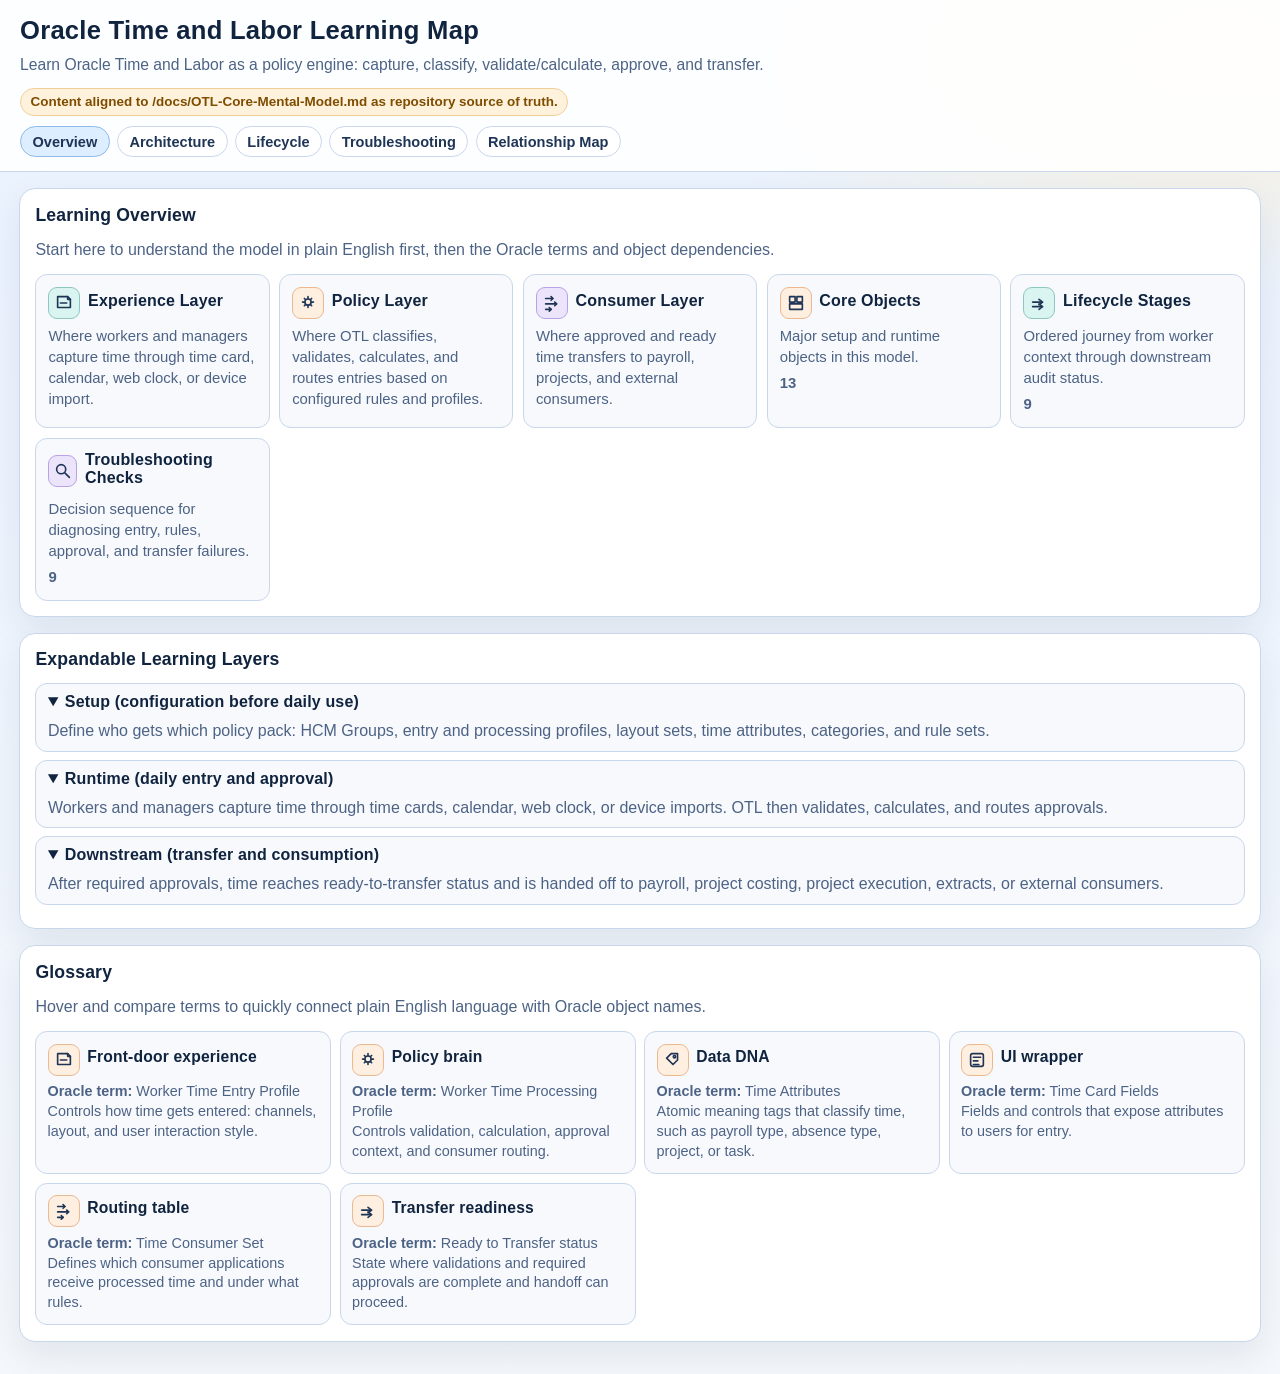
<file: index.html>
<!doctype html>
<html lang="en">
  <head>
    <meta charset="UTF-8" />
    <meta name="viewport" content="width=device-width, initial-scale=1.0" />
    <title>Oracle Time and Labor Mental Model</title>
    <link rel="stylesheet" href="src/css/styles.css" />
  </head>
  <body data-page="home">
    <header class="hero">
      <div class="hero-title-row">
        <h1>Oracle Time and Labor Learning Map</h1>
      </div>
      <p id="hero-subtitle" class="hero-subtitle"></p>
      <p id="source-warning" class="warning"></p>
      <nav class="tabs" aria-label="Diagram pages">
        <a href="index.html" class="tab active">Overview</a>
        <a href="architecture.html" class="tab">Architecture</a>
        <a href="lifecycle.html" class="tab">Lifecycle</a>
        <a href="troubleshooting.html" class="tab">Troubleshooting</a>
        <a href="relationships.html" class="tab">Relationship Map</a>
      </nav>
    </header>

    <main>
      <section class="panel">
        <h2>Learning Overview</h2>
        <p class="panel-intro">Start here to understand the model in plain English first, then the Oracle terms and object dependencies.</p>
        <div id="overview-cards" class="overview-cards"></div>
      </section>

      <section class="panel">
        <h2>Expandable Learning Layers</h2>
        <details open>
          <summary>Setup (configuration before daily use)</summary>
          <p>Define who gets which policy pack: HCM Groups, entry and processing profiles, layout sets, time attributes, categories, and rule sets.</p>
        </details>
        <details open>
          <summary>Runtime (daily entry and approval)</summary>
          <p>Workers and managers capture time through time cards, calendar, web clock, or device imports. OTL then validates, calculates, and routes approvals.</p>
        </details>
        <details open>
          <summary>Downstream (transfer and consumption)</summary>
          <p>After required approvals, time reaches ready-to-transfer status and is handed off to payroll, project costing, project execution, extracts, or external consumers.</p>
        </details>
      </section>

      <section class="panel">
        <h2>Glossary</h2>
        <p class="panel-intro">Hover and compare terms to quickly connect plain English language with Oracle object names.</p>
        <div id="glossary-list" class="glossary-list"></div>
      </section>
    </main>

    <script type="module" src="src/js/app.js"></script>
  </body>
</html>
</file>
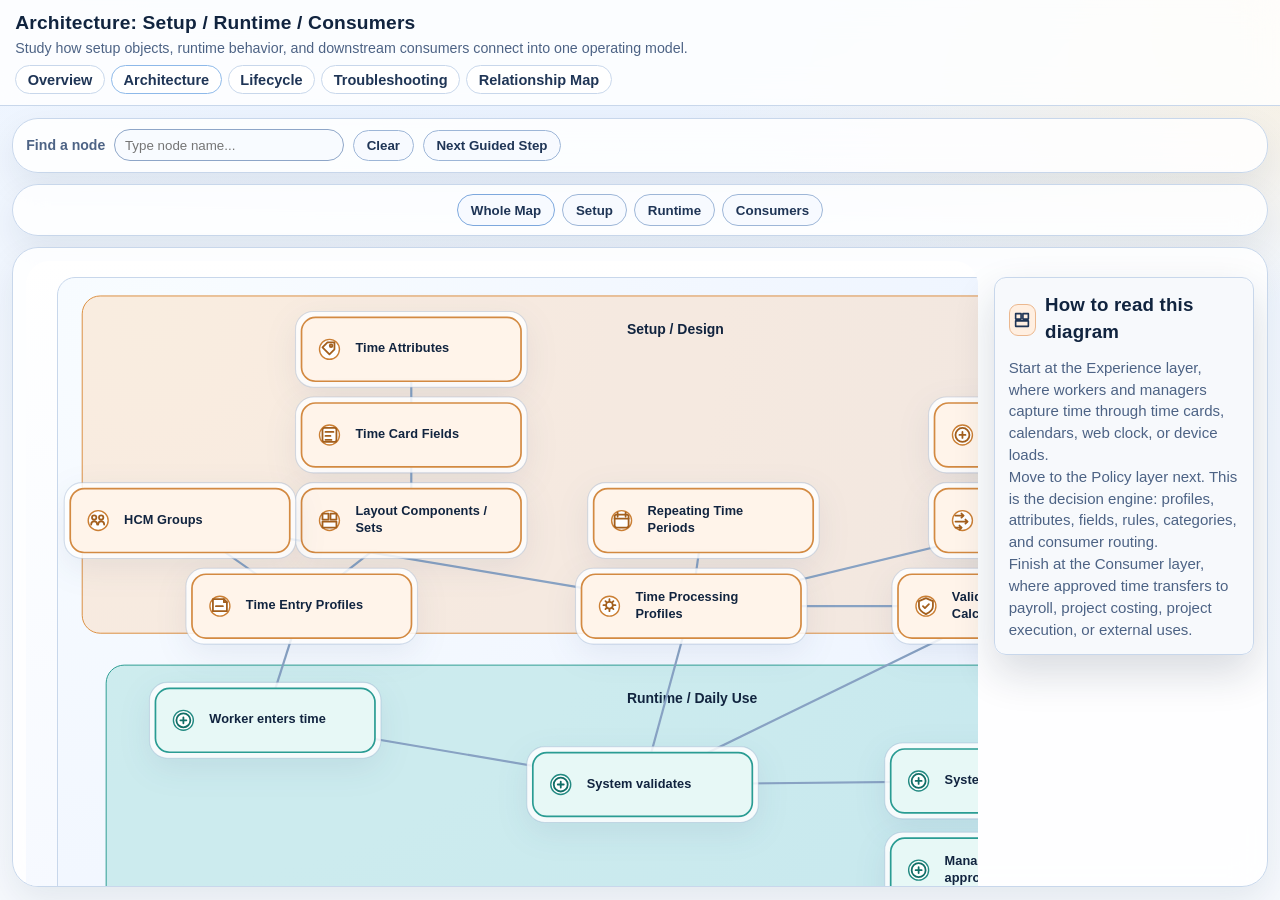
<file: architecture.html>
<!doctype html>
<html lang="en">
  <head>
    <meta charset="UTF-8" />
    <meta name="viewport" content="width=device-width, initial-scale=1.0" />
    <title>OTL Architecture Diagram</title>
    <link rel="stylesheet" href="src/css/styles.css" />
  </head>
  <body data-page="architecture" class="diagram-page">
    <header class="hero">
      <div class="hero-title-row">
        <h1>Architecture: Setup / Runtime / Consumers</h1>
      </div>
      <p id="hero-subtitle" class="hero-subtitle"></p>
      <nav class="tabs" aria-label="Diagram pages">
        <a href="index.html" class="tab">Overview</a>
        <a href="architecture.html" class="tab active">Architecture</a>
        <a href="lifecycle.html" class="tab">Lifecycle</a>
        <a href="troubleshooting.html" class="tab">Troubleshooting</a>
        <a href="relationships.html" class="tab">Relationship Map</a>
      </nav>
    </header>

    <main class="diagram-main">
      <section class="panel controls diagram-toolbar">
        <label for="node-search">Find a node</label>
        <input id="node-search" type="search" placeholder="Type node name..." />
        <button id="clear-search" type="button">Clear</button>
        <button id="tour-next" type="button">Next Guided Step</button>
      </section>

      <section class="panel filter-row architecture-focus-row" aria-label="Architecture focus views">
        <button type="button" data-architecture-view="full" class="active">Whole Map</button>
        <button type="button" data-architecture-view="setup">Setup</button>
        <button type="button" data-architecture-view="runtime">Runtime</button>
        <button type="button" data-architecture-view="consumer">Consumers</button>
      </section>

      <section class="panel diagram-stage">
        <div class="diagram-wrap scrollable">
          <svg id="architecture-svg" class="diagram" viewBox="0 0 1000 1200" aria-label="OTL architecture diagram"></svg>
          <div id="tooltip" class="tooltip" role="status" aria-live="polite"></div>
        </div>
        <article id="object-detail" class="detail floating-detail"></article>
      </section>
    </main>

    <script type="module" src="src/js/app.js"></script>
  </body>
</html>
</file>
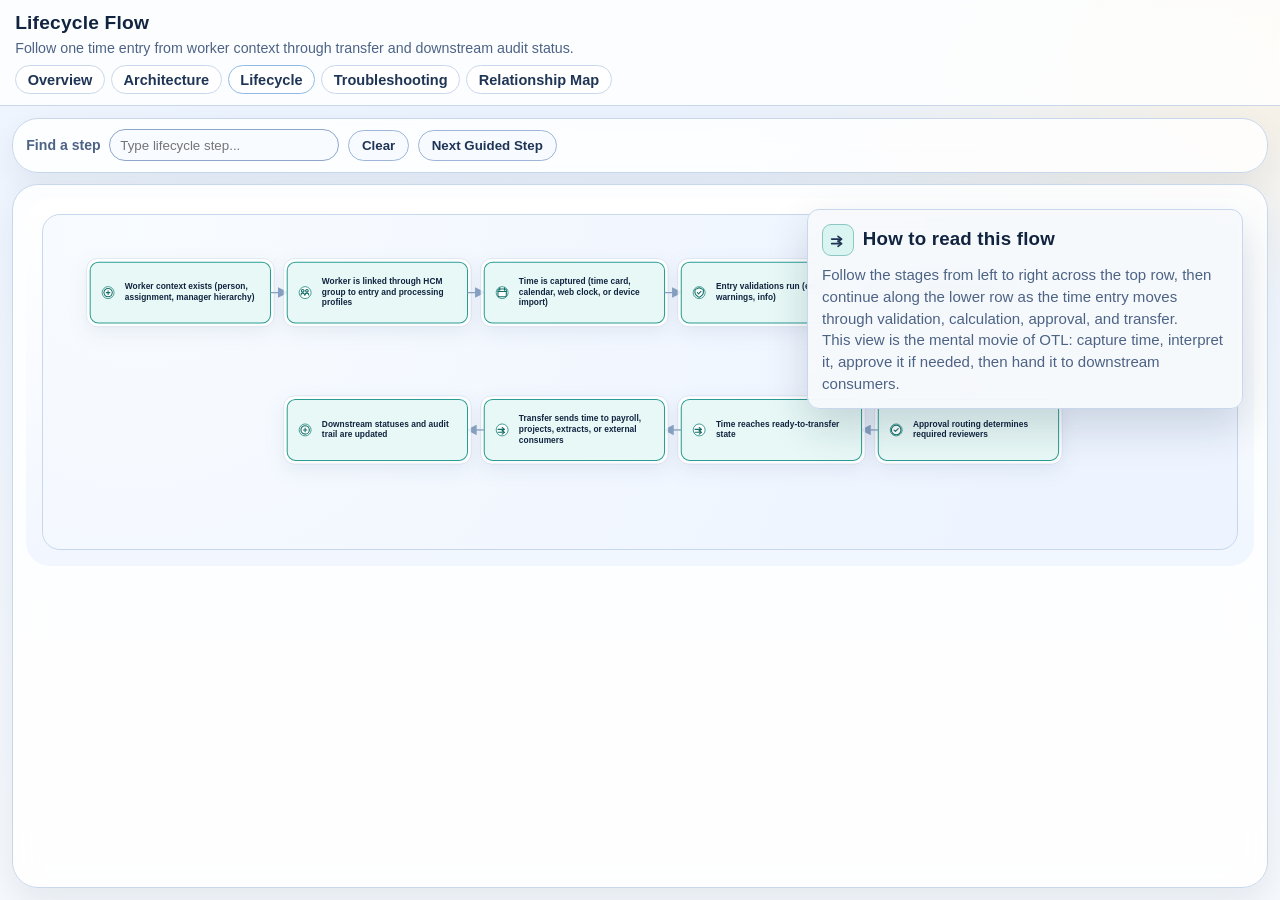
<file: lifecycle.html>
<!doctype html>
<html lang="en">
  <head>
    <meta charset="UTF-8" />
    <meta name="viewport" content="width=device-width, initial-scale=1.0" />
    <title>OTL Lifecycle Diagram</title>
    <link rel="stylesheet" href="src/css/styles.css" />
  </head>
  <body data-page="lifecycle" class="diagram-page">
    <header class="hero">
      <div class="hero-title-row">
        <h1>Lifecycle Flow</h1>
      </div>
      <p id="hero-subtitle" class="hero-subtitle"></p>
      <nav class="tabs" aria-label="Diagram pages">
        <a href="index.html" class="tab">Overview</a>
        <a href="architecture.html" class="tab">Architecture</a>
        <a href="lifecycle.html" class="tab active">Lifecycle</a>
        <a href="troubleshooting.html" class="tab">Troubleshooting</a>
        <a href="relationships.html" class="tab">Relationship Map</a>
      </nav>
    </header>

    <main class="diagram-main">
      <section class="panel controls diagram-toolbar">
        <label for="node-search">Find a step</label>
        <input id="node-search" type="search" placeholder="Type lifecycle step..." />
        <button id="clear-search" type="button">Clear</button>
        <button id="tour-next" type="button">Next Guided Step</button>
      </section>

      <section class="panel diagram-stage">
        <div class="diagram-wrap scrollable">
          <svg id="lifecycle-svg" class="diagram" viewBox="0 0 2000 560" aria-label="OTL lifecycle flow"></svg>
          <div id="tooltip" class="tooltip"></div>
        </div>
        <article id="object-detail" class="detail floating-detail"></article>
      </section>
    </main>

    <script type="module" src="src/js/app.js"></script>
  </body>
</html>
</file>
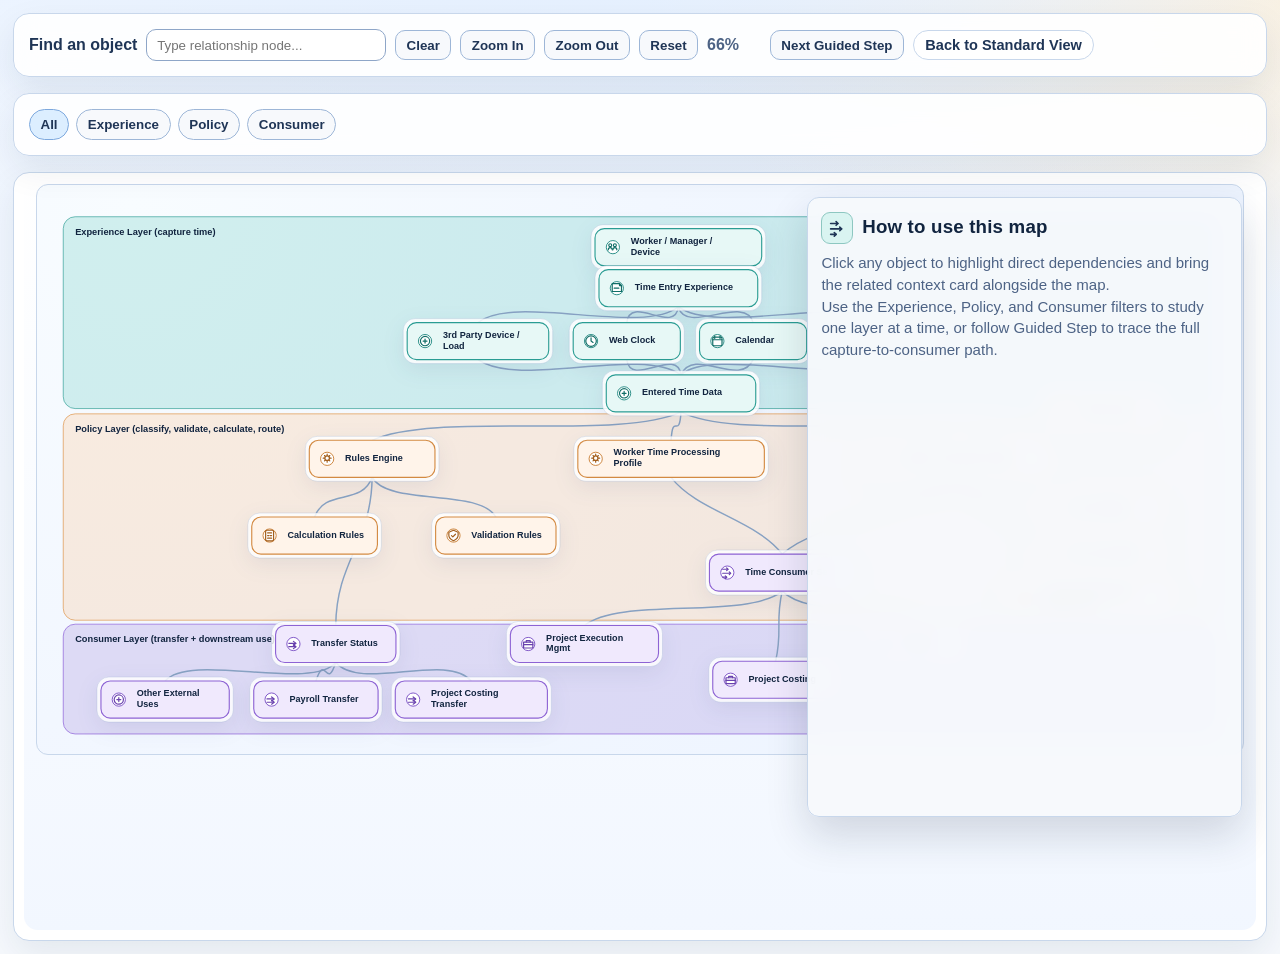
<file: relationship-map-test.html>
<!doctype html>
<html lang="en">
  <head>
    <meta charset="UTF-8" />
    <meta name="viewport" content="width=device-width, initial-scale=1.0" />
    <title>OTL Relationship Map Test</title>
    <link rel="stylesheet" href="src/css/styles.css" />
  </head>
  <body data-page="relationships" data-layout="map-test" class="map-test-page">
    <main class="map-test-main">
      <section class="panel controls map-test-controls">
        <label for="node-search">Find an object</label>
        <input id="node-search" type="search" placeholder="Type relationship node..." />
        <button id="clear-search" type="button">Clear</button>
        <button id="zoom-in" type="button">Zoom In</button>
        <button id="zoom-out" type="button">Zoom Out</button>
        <button id="zoom-reset" type="button">Reset</button>
        <span id="zoom-value" class="zoom-value">100%</span>
        <button id="tour-next" type="button">Next Guided Step</button>
        <a href="relationships.html" class="tab">Back to Standard View</a>
      </section>

      <section class="panel filter-row map-test-filters" aria-label="Layer filters">
        <button type="button" data-filter-group="all" class="active">All</button>
        <button type="button" data-filter-group="runtime">Experience</button>
        <button type="button" data-filter-group="setup">Policy</button>
        <button type="button" data-filter-group="consumer">Consumer</button>
      </section>

      <section class="panel map-test-stage">
        <div class="diagram-wrap scrollable" id="relationship-viewport">
          <svg id="relationship-svg" class="diagram" viewBox="0 0 2100 920" aria-label="OTL relationship map test view"></svg>
          <div id="tooltip" class="tooltip"></div>
        </div>
        <article id="object-detail" class="detail map-test-detail"></article>
      </section>
    </main>

    <script type="module" src="src/js/app.js"></script>
  </body>
</html>
</file>
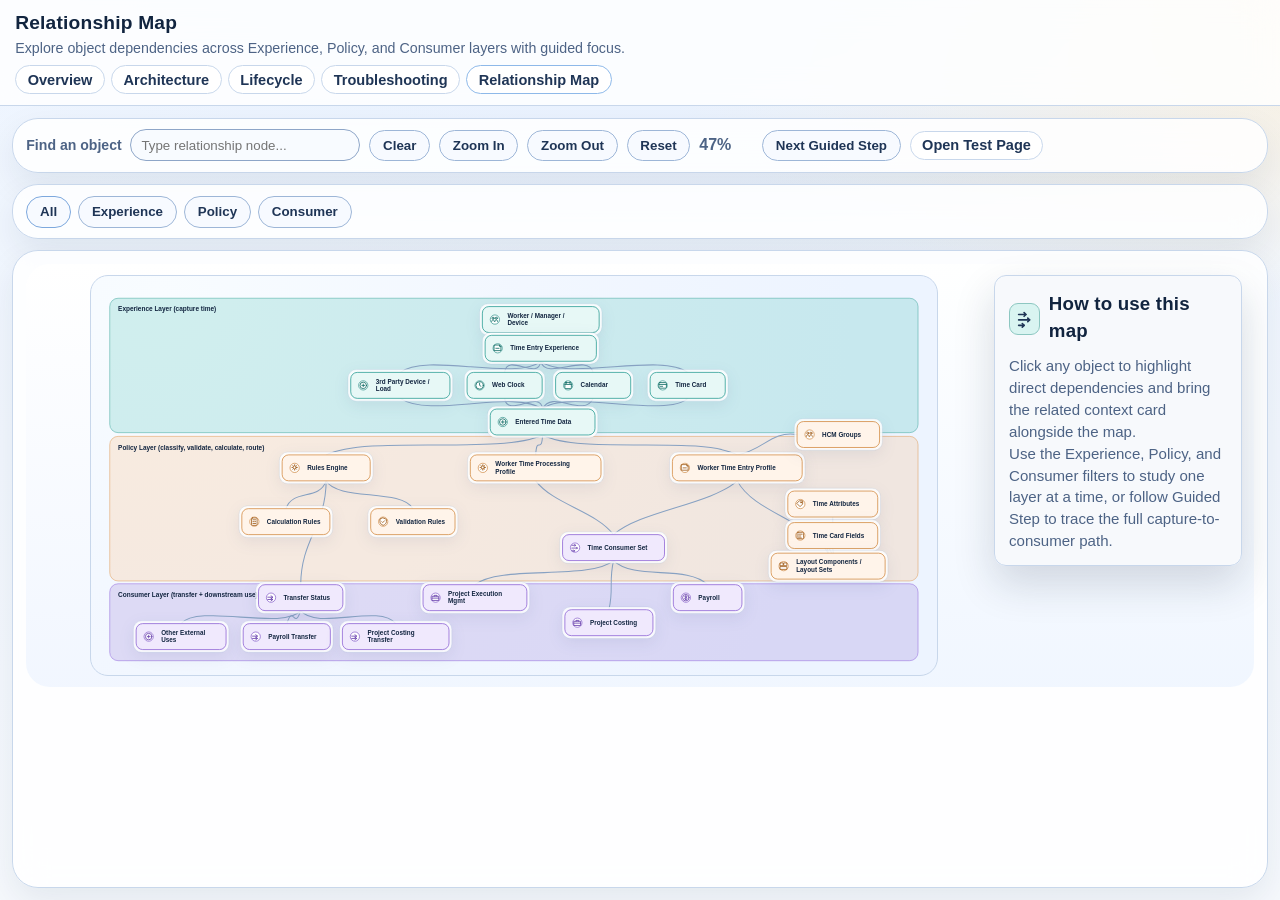
<file: relationships.html>
<!doctype html>
<html lang="en">
  <head>
    <meta charset="UTF-8" />
    <meta name="viewport" content="width=device-width, initial-scale=1.0" />
    <title>OTL Relationship Map</title>
    <link rel="stylesheet" href="src/css/styles.css" />
  </head>
  <body data-page="relationships" class="diagram-page">
    <header class="hero">
      <div class="hero-title-row">
        <h1>Relationship Map</h1>
      </div>
      <p id="hero-subtitle" class="hero-subtitle"></p>
      <nav class="tabs" aria-label="Diagram pages">
        <a href="index.html" class="tab">Overview</a>
        <a href="architecture.html" class="tab">Architecture</a>
        <a href="lifecycle.html" class="tab">Lifecycle</a>
        <a href="troubleshooting.html" class="tab">Troubleshooting</a>
        <a href="relationships.html" class="tab active">Relationship Map</a>
      </nav>
    </header>

    <main class="diagram-main">
      <section class="panel controls diagram-toolbar">
        <label for="node-search">Find an object</label>
        <input id="node-search" type="search" placeholder="Type relationship node..." />
        <button id="clear-search" type="button">Clear</button>
        <button id="zoom-in" type="button">Zoom In</button>
        <button id="zoom-out" type="button">Zoom Out</button>
        <button id="zoom-reset" type="button">Reset</button>
        <span id="zoom-value" class="zoom-value">100%</span>
        <button id="tour-next" type="button">Next Guided Step</button>
        <a href="relationship-map-test.html" class="tab">Open Test Page</a>
      </section>

      <section class="panel filter-row diagram-filters" aria-label="Layer filters">
        <button type="button" data-filter-group="all" class="active">All</button>
        <button type="button" data-filter-group="runtime">Experience</button>
        <button type="button" data-filter-group="setup">Policy</button>
        <button type="button" data-filter-group="consumer">Consumer</button>
      </section>

      <section class="panel diagram-stage">
        <div class="diagram-wrap scrollable" id="relationship-viewport">
          <svg id="relationship-svg" class="diagram" viewBox="0 0 2100 1080" aria-label="OTL relationship map"></svg>
          <div id="tooltip" class="tooltip"></div>
        </div>
        <article id="object-detail" class="detail floating-detail"></article>
      </section>
    </main>

    <script type="module" src="src/js/app.js"></script>
  </body>
</html>
</file>
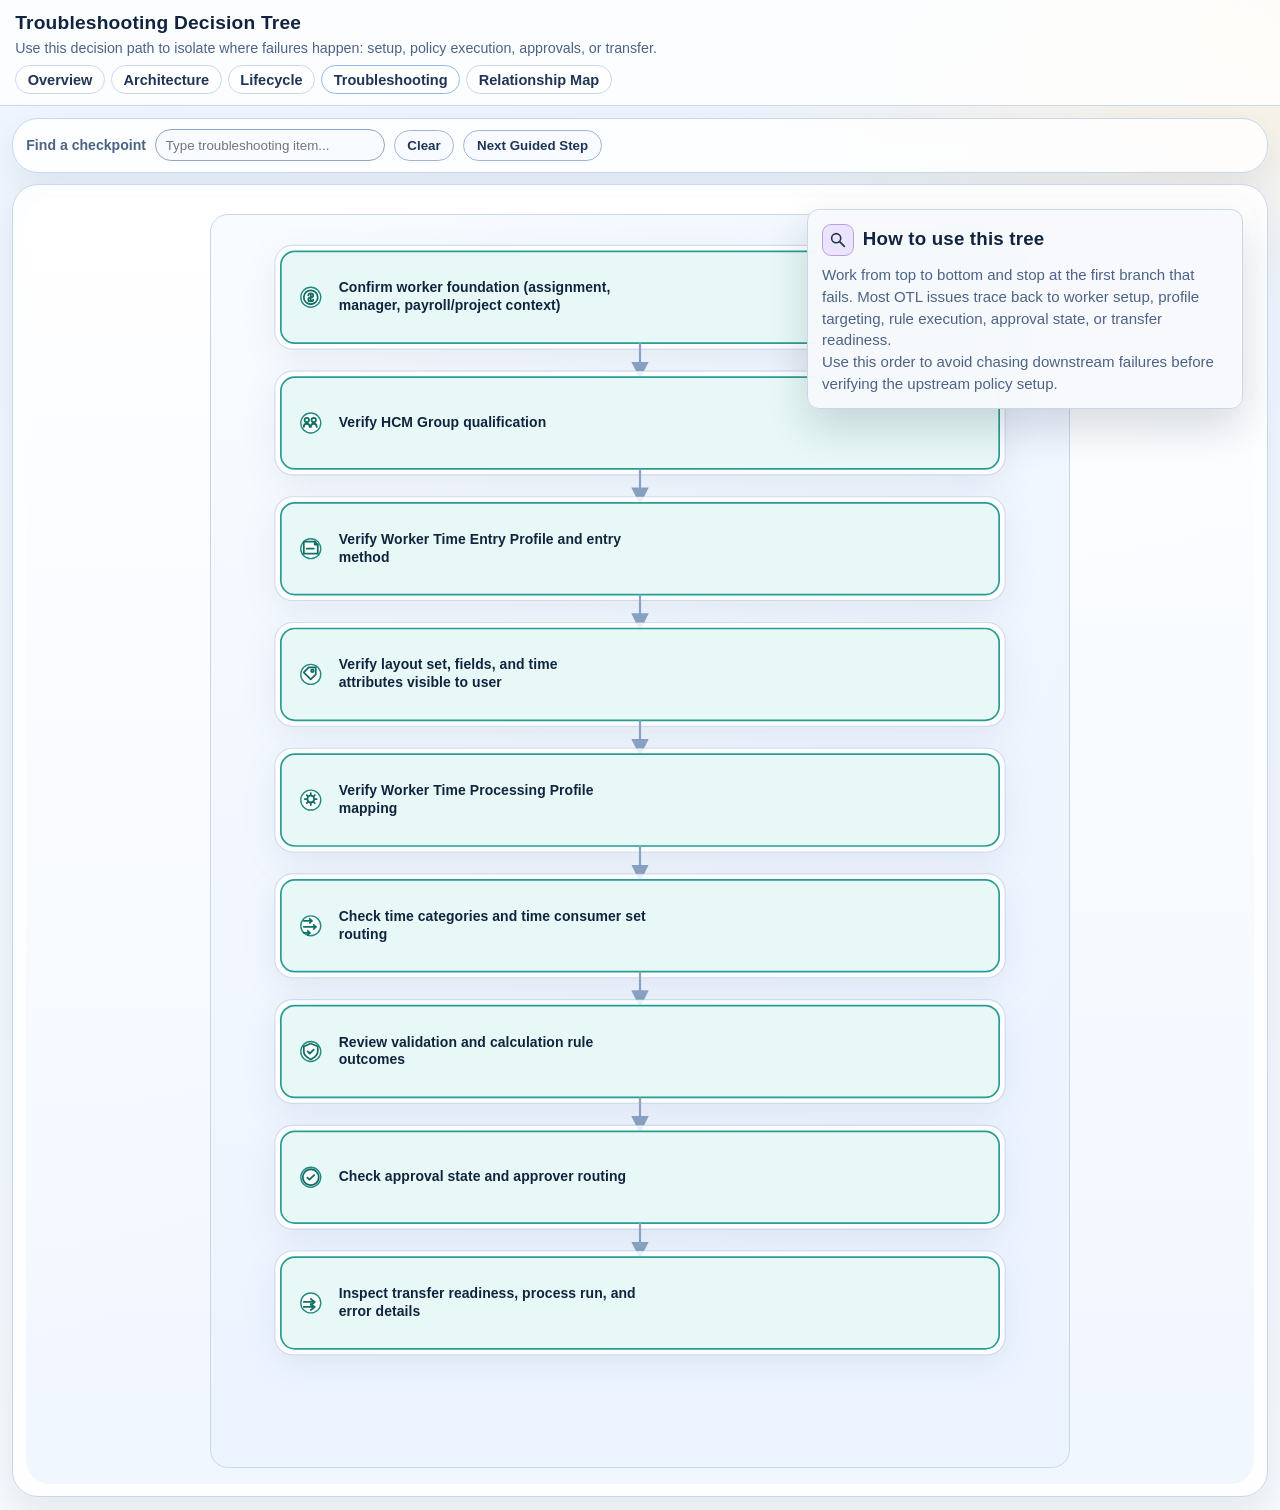
<file: troubleshooting.html>
<!doctype html>
<html lang="en">
  <head>
    <meta charset="UTF-8" />
    <meta name="viewport" content="width=device-width, initial-scale=1.0" />
    <title>OTL Troubleshooting Tree</title>
    <link rel="stylesheet" href="src/css/styles.css" />
  </head>
  <body data-page="troubleshooting" class="diagram-page">
    <header class="hero">
      <div class="hero-title-row">
        <h1>Troubleshooting Decision Tree</h1>
      </div>
      <p id="hero-subtitle" class="hero-subtitle"></p>
      <nav class="tabs" aria-label="Diagram pages">
        <a href="index.html" class="tab">Overview</a>
        <a href="architecture.html" class="tab">Architecture</a>
        <a href="lifecycle.html" class="tab">Lifecycle</a>
        <a href="troubleshooting.html" class="tab active">Troubleshooting</a>
        <a href="relationships.html" class="tab">Relationship Map</a>
      </nav>
    </header>

    <main class="diagram-main">
      <section class="panel controls diagram-toolbar">
        <label for="node-search">Find a checkpoint</label>
        <input id="node-search" type="search" placeholder="Type troubleshooting item..." />
        <button id="clear-search" type="button">Clear</button>
        <button id="tour-next" type="button">Next Guided Step</button>
      </section>

      <section class="panel diagram-stage">
        <div class="diagram-wrap scrollable">
          <svg id="troubleshoot-svg" class="diagram" viewBox="0 0 920 1700" aria-label="OTL troubleshooting tree"></svg>
          <div id="tooltip" class="tooltip"></div>
        </div>
        <article id="object-detail" class="detail floating-detail"></article>
      </section>
    </main>

    <script type="module" src="src/js/app.js"></script>
  </body>
</html>
</file>
<file: src/css/styles.css>
:root {
  --bg-base: #f4f7fb;
  --bg-accent: #e9f2ff;
  --surface: #ffffff;
  --surface-muted: #f7f9fc;
  --ink-strong: #11243f;
  --ink: #1f3556;
  --ink-soft: #4d6385;
  --line: #c8d7eb;
  --line-strong: #8ea6c8;
  --brand: #0b5cab;
  --brand-soft: #dceeff;
  --setup: #7a3e00;
  --setup-soft: #ffefe1;
  --runtime: #006a63;
  --runtime-soft: #d9f4f1;
  --consumer: #5d2ea8;
  --consumer-soft: #ece4fb;
  --focus: #ffb400;
  --shadow: 0 14px 35px rgba(17, 36, 63, 0.08);
}

* {
  box-sizing: border-box;
}

body {
  margin: 0;
  color: var(--ink);
  font-family: "Avenir Next", "Segoe UI Variable", "Trebuchet MS", sans-serif;
  background:
    radial-gradient(900px 380px at 5% -8%, var(--brand-soft), transparent 70%),
    radial-gradient(760px 340px at 95% 4%, #f9efd8, transparent 72%),
    linear-gradient(180deg, var(--bg-accent), var(--bg-base));
  min-height: 100vh;
}

body.immersive-mode {
  overflow: hidden;
}

body.map-test-page {
  overflow: hidden;
  background:
    radial-gradient(1200px 540px at 50% -10%, #e3efff, transparent 70%),
    radial-gradient(880px 420px at 100% 0%, #fdf1dd, transparent 72%),
    linear-gradient(180deg, #eef5ff, #f6f9fd);
}

body.diagram-page {
  display: flex;
  flex-direction: column;
  overflow: hidden;
  min-height: 100vh;
  background:
    radial-gradient(1200px 520px at 50% -10%, #e4efff, transparent 70%),
    radial-gradient(900px 420px at 100% 0%, #fbefd9, transparent 72%),
    linear-gradient(180deg, #eef5ff, #f6f9fd);
}

h1,
h2,
h3,
p {
  margin: 0;
}

h1,
h2,
h3,
summary {
  font-family: "Rockwell", "Avenir Next", "Trebuchet MS", sans-serif;
  letter-spacing: 0.01em;
}

.hero {
  border-bottom: 1px solid var(--line);
  background: rgba(255, 255, 255, 0.9);
  backdrop-filter: blur(8px);
  position: sticky;
  top: 0;
  z-index: 8;
  padding: 1rem 1.25rem 0.9rem;
}

.hero-title-row {
  display: flex;
  justify-content: space-between;
  align-items: baseline;
  gap: 0.8rem;
  margin-bottom: 0.55rem;
}

.hero h1 {
  font-size: clamp(1.35rem, 2vw, 1.8rem);
  color: var(--ink-strong);
}

.hero-subtitle {
  color: var(--ink-soft);
  font-size: 0.98rem;
  margin-bottom: 0.7rem;
  max-width: 950px;
  line-height: 1.45;
}

.warning {
  display: inline-block;
  font-weight: 700;
  color: #7e4d00;
  background: #fff2dc;
  border: 1px solid #f0cf96;
  padding: 0.35rem 0.6rem;
  border-radius: 999px;
  font-size: 0.84rem;
  margin-bottom: 0.65rem;
}

.tabs {
  display: flex;
  flex-wrap: wrap;
  gap: 0.45rem;
}

.tab {
  text-decoration: none;
  color: var(--ink);
  border: 1px solid var(--line);
  padding: 0.4rem 0.72rem;
  border-radius: 999px;
  background: var(--surface);
  font-size: 0.91rem;
  font-weight: 700;
}

.tab:hover,
.tab.active {
  background: var(--brand-soft);
  border-color: #8eb9e9;
}

main {
  width: min(2200px, 97vw);
  margin: 1rem auto 2rem;
  display: grid;
  gap: 1rem;
}

body.map-test-page main.map-test-main {
  width: 100vw;
  min-height: 100vh;
  margin: 0;
  padding: 0.8rem;
  grid-template-rows: auto auto minmax(0, 1fr);
}

body.diagram-page .hero {
  padding: 0.72rem 0.95rem 0.65rem;
  background: rgba(255, 255, 255, 0.82);
  backdrop-filter: blur(16px);
}

body.diagram-page .hero-title-row {
  margin-bottom: 0.28rem;
}

body.diagram-page .hero h1 {
  font-size: clamp(1rem, 1.5vw, 1.25rem);
}

body.diagram-page .hero-subtitle {
  font-size: 0.89rem;
  margin-bottom: 0.42rem;
  max-width: 1100px;
}

body.diagram-page .tabs {
  gap: 0.38rem;
}

body.diagram-page .tab {
  padding: 0.34rem 0.72rem;
  border-radius: 999px;
  background: rgba(255, 255, 255, 0.88);
}

body.diagram-page main.diagram-main {
  width: 100vw;
  flex: 1 1 auto;
  min-height: 0;
  margin: 0;
  padding: 0.78rem;
  display: flex;
  flex-direction: column;
  gap: 0.72rem;
}

.panel {
  background: var(--surface);
  border: 1px solid var(--line);
  border-radius: 16px;
  box-shadow: var(--shadow);
  padding: 0.95rem;
}

.panel h2 {
  font-size: 1.1rem;
  color: var(--ink-strong);
  margin-bottom: 0.8rem;
}

.panel-intro {
  color: var(--ink-soft);
  line-height: 1.45;
  margin-bottom: 0.8rem;
}

.controls {
  display: flex;
  align-items: center;
  flex-wrap: wrap;
  gap: 0.55rem;
}

.controls label {
  font-weight: 700;
}

.controls input {
  border: 1px solid var(--line-strong);
  border-radius: 10px;
  padding: 0.47rem 0.62rem;
  min-width: 240px;
}

.controls button,
.filter-row button {
  border: 1px solid #9db6d7;
  border-radius: 10px;
  background: var(--surface-muted);
  color: var(--ink);
  padding: 0.43rem 0.66rem;
  font-weight: 700;
  cursor: pointer;
}

.controls button:hover,
.filter-row button:hover,
.controls button:focus-visible,
.filter-row button:focus-visible,
.tab:focus-visible,
summary:focus-visible {
  outline: 2px solid var(--focus);
  outline-offset: 1px;
}

.controls .zoom-value {
  font-weight: 700;
  min-width: 54px;
  color: var(--ink-soft);
}

body.diagram-page .panel {
  border-radius: 26px;
  background: rgba(255, 255, 255, 0.84);
  backdrop-filter: blur(16px);
}

body.diagram-page .diagram-toolbar,
body.diagram-page .diagram-filters {
  padding: 0.65rem 0.8rem;
  flex: 0 0 auto;
}

body.diagram-page .controls label {
  font-size: 0.88rem;
  color: var(--ink-soft);
}

body.diagram-page .controls input {
  border-radius: 999px;
  min-width: 230px;
  background: rgba(248, 251, 255, 0.96);
}

body.diagram-page .controls button,
body.diagram-page .filter-row button {
  border-radius: 999px;
  background: rgba(247, 250, 255, 0.96);
  padding: 0.46rem 0.8rem;
}

.overview-cards {
  display: grid;
  grid-template-columns: repeat(auto-fit, minmax(215px, 1fr));
  gap: 0.6rem;
}

.learn-card,
.glossary-item,
.detail,
details {
  border: 1px solid var(--line);
  border-radius: 12px;
  background: var(--surface-muted);
}

.learn-card {
  padding: 0.75rem;
}

.learn-card h3 {
  margin-bottom: 0.35rem;
  color: var(--ink-strong);
  font-size: 1rem;
}

.learn-card p {
  color: var(--ink-soft);
  font-size: 0.93rem;
  line-height: 1.4;
}

.metric {
  font-size: 1.65rem;
  color: var(--brand);
  font-weight: 800;
  margin-top: 0.35rem;
}

.icon-line {
  display: flex;
  align-items: center;
  gap: 0.48rem;
  margin-bottom: 0.42rem;
}

.icon-badge {
  display: inline-flex;
  align-items: center;
  justify-content: center;
  width: 32px;
  height: 32px;
  border-radius: 9px;
  border: 1px solid var(--line-strong);
  background: #fff;
}

.icon-badge svg {
  width: 20px;
  height: 20px;
  stroke: var(--ink);
  fill: none;
  stroke-width: 1.8;
  stroke-linecap: round;
  stroke-linejoin: round;
}

.icon-badge.runtime { background: var(--runtime-soft); border-color: #8dc7c1; }
.icon-badge.setup { background: var(--setup-soft); border-color: #ebb88f; }
.icon-badge.consumer { background: var(--consumer-soft); border-color: #b9a1e7; }

.glossary-list {
  display: grid;
  grid-template-columns: repeat(auto-fit, minmax(240px, 1fr));
  gap: 0.55rem;
}

.glossary-item {
  padding: 0.7rem;
}

.glossary-item h3 {
  margin-bottom: 0.35rem;
  font-size: 0.98rem;
  color: var(--ink-strong);
}

.glossary-item p {
  font-size: 0.9rem;
  color: var(--ink-soft);
  line-height: 1.38;
}

details {
  padding: 0.55rem 0.72rem;
  margin-bottom: 0.5rem;
}

summary {
  cursor: pointer;
  font-weight: 700;
  color: var(--ink-strong);
}

details p {
  margin-top: 0.5rem;
  color: var(--ink-soft);
  line-height: 1.45;
}

.split {
  display: grid;
  grid-template-columns: minmax(0, 1.7fr) minmax(330px, 0.9fr);
  gap: 1rem;
  align-items: start;
}

body[data-page="relationships"]:not(.map-test-page) .split {
  grid-template-columns: minmax(0, 2.25fr) minmax(300px, 0.78fr);
}

.detail {
  min-height: 62vh;
  line-height: 1.45;
  position: sticky;
  top: 102px;
  padding: 0.85rem;
}

.floating-detail {
  position: absolute;
  top: 1rem;
  right: 1rem;
  left: auto;
  min-height: 0;
  width: min(34vw, 460px);
  min-width: 320px;
  max-height: calc(100% - 2rem);
  overflow: auto;
  background: rgba(247, 249, 252, 0.94);
  backdrop-filter: blur(12px);
  box-shadow: 0 18px 42px rgba(17, 36, 63, 0.16);
  z-index: 5;
  transition: left 380ms cubic-bezier(0.22, 1, 0.36, 1), top 0.24s ease, opacity 0.18s ease;
  will-change: left;
}

.detail-header {
  display: flex;
  align-items: center;
  gap: 0.55rem;
  margin-bottom: 0.5rem;
}

.detail h3 {
  color: var(--ink-strong);
  margin-bottom: 0.2rem;
}

.detail p,
.detail li {
  color: var(--ink-soft);
  font-size: 0.94rem;
}

.detail ul {
  padding-left: 1.1rem;
  margin: 0.35rem 0 0.45rem;
}

.detail strong {
  color: var(--ink);
}

.diagram-wrap {
  position: relative;
}

.diagram-wrap.scrollable {
  overflow: auto;
  max-height: 78vh;
}

.diagram-stage {
  position: relative;
  flex: 1 1 auto;
  min-height: 0;
  padding: 0.78rem;
  overflow: hidden;
}

body.diagram-page .diagram-wrap.scrollable {
  height: 100%;
  max-height: none;
  min-height: 0;
  border-radius: 24px;
  background:
    linear-gradient(180deg, rgba(255, 255, 255, 0.96), rgba(241, 246, 255, 0.96)),
    linear-gradient(145deg, #f8fbff, #edf3ff);
  scroll-behavior: smooth;
  overscroll-behavior: contain;
  padding: 1rem;
}

body[data-page="architecture"] .diagram-stage {
  --architecture-detail-width: clamp(260px, 18vw, 320px);
  display: grid;
  grid-template-columns: minmax(0, 1fr) var(--architecture-detail-width);
  gap: 1rem;
  align-items: start;
  min-height: calc(100vh - 260px);
  max-height: calc(100vh - 260px);
}

body[data-page="relationships"] .diagram-stage {
  --relationship-detail-width: clamp(248px, 19vw, 286px);
}

body[data-page="architecture"] .diagram-wrap.scrollable {
  display: flex;
  align-items: flex-start;
  justify-content: flex-start;
  overflow: auto;
  height: 100%;
  max-height: 100%;
  min-width: 0;
  padding-right: 1rem;
  scrollbar-gutter: stable both-edges;
}

body[data-page="architecture"] {
  overflow-x: hidden;
}

.diagram {
  width: 100%;
  height: auto;
  display: block;
  border: 1px solid var(--line);
  border-radius: 12px;
  background:
    radial-gradient(circle at 8% 4%, #f8fcff, #f2f7ff 42%, #edf4ff 80%),
    linear-gradient(145deg, #f8fbff, #edf3ff);
  min-height: 62vh;
  transition: width 0.2s ease, height 0.2s ease;
}

body.diagram-page .diagram {
  min-height: 100%;
  border-radius: 18px;
}

body[data-page="architecture"] #architecture-svg {
  width: auto;
  height: auto;
  max-width: none;
  max-height: none;
  min-height: 0;
  flex: 0 0 auto;
}

body[data-page="architecture"] .floating-detail {
  position: sticky;
  top: 1rem;
  right: auto;
  left: auto;
  width: var(--architecture-detail-width);
  min-width: 260px;
  max-width: min(320px, calc(100% - 2rem));
  max-height: calc(100vh - 292px);
  overflow: auto;
}

body[data-page="architecture"] .architecture-focus-row {
  justify-content: center;
  padding: 0.55rem 0.72rem;
}

#relationship-viewport {
  overflow: auto;
  transform-origin: top left;
  transition: transform 0.2s ease;
  max-height: 78vh;
  scroll-behavior: smooth;
  overscroll-behavior: contain;
}

body[data-page="relationships"]:not(.map-test-page) #relationship-viewport {
  display: flex;
  align-items: center;
  justify-content: flex-start;
  padding: 0.7rem calc(var(--relationship-detail-width) + 0.95rem) 0.7rem 0.7rem;
  scrollbar-gutter: stable both-edges;
}

body[data-page="relationships"]:not(.map-test-page) .floating-detail {
  width: var(--relationship-detail-width);
  min-width: 248px;
  max-width: min(286px, calc(100% - 2rem));
}

body[data-page="relationships"] #relationship-svg {
  width: auto;
  height: auto;
  max-width: none;
  max-height: none;
  min-height: 0;
  flex: 0 0 auto;
  margin: 0 auto;
}

body[data-page="troubleshooting"] .diagram-stage {
  min-height: calc(100vh - 260px);
}

body[data-page="troubleshooting"] .diagram-wrap.scrollable {
  display: flex;
  align-items: flex-start;
  justify-content: center;
  overflow: auto;
}

body[data-page="troubleshooting"] #troubleshoot-svg {
  width: auto;
  height: auto;
  max-width: none;
  max-height: none;
  min-height: 0;
  flex: 0 0 auto;
  margin: 0 auto;
}

body.map-test-page .map-test-controls,
body.map-test-page .map-test-filters {
  position: sticky;
  top: 0.8rem;
  z-index: 9;
  backdrop-filter: blur(12px);
  background: rgba(255, 255, 255, 0.9);
}

body.map-test-page .map-test-stage {
  position: relative;
  min-height: 0;
  padding: 0.65rem;
  overflow: hidden;
}

body.map-test-page #relationship-viewport {
  max-height: calc(100vh - 154px);
  min-height: calc(100vh - 154px);
  width: 100%;
  transform: none !important;
  border-radius: 14px;
  background:
    linear-gradient(180deg, rgba(255, 255, 255, 0.94), rgba(242, 247, 255, 0.94)),
    linear-gradient(145deg, #f8fbff, #edf3ff);
}

body.map-test-page .diagram {
  min-height: calc(100vh - 170px);
  transform-origin: top left;
  transition: width 0.2s ease, height 0.2s ease;
}

body.map-test-page .map-test-detail {
  position: absolute;
  left: 24px;
  right: auto;
  bottom: 5.5rem;
  top: auto;
  min-height: 0;
  width: min(34vw, 460px);
  min-width: 320px;
  max-height: calc(100vh - 280px);
  overflow: auto;
  background: rgba(247, 249, 252, 0.94);
  backdrop-filter: blur(10px);
  box-shadow: 0 18px 42px rgba(17, 36, 63, 0.16);
  z-index: 5;
  transition: left 380ms cubic-bezier(0.22, 1, 0.36, 1), box-shadow 0.24s ease, opacity 0.18s ease;
  will-change: left;
}

.band.setup-band {
  fill: rgba(255, 168, 87, 0.18);
  stroke: #dc9144;
}

.band.runtime-band {
  fill: rgba(30, 178, 162, 0.18);
  stroke: #2e9d93;
}

.band.consumer-band {
  fill: rgba(124, 84, 198, 0.18);
  stroke: #8758d7;
}

.band-label {
  fill: var(--ink-strong);
  font-size: 14px;
  text-anchor: start;
  dominant-baseline: hanging;
  font-weight: 700;
}

.edge {
  fill: none;
  stroke: #88a2c3;
  stroke-width: 2.2;
  marker-end: url(#arrow);
}

.node-group {
  cursor: pointer;
  filter: drop-shadow(0 10px 16px rgba(29, 56, 96, 0.08));
}

.node-tile {
  fill: rgba(255, 255, 255, 0.84);
  stroke: rgba(142, 166, 200, 0.34);
  stroke-width: 1.1;
  rx: 18;
  ry: 18;
}

.node-rect {
  fill: rgba(255, 255, 255, 0.98);
  stroke: #8ea6c8;
  stroke-width: 1.7;
  rx: 14;
  ry: 14;
}

.node-group.setup .node-rect {
  fill: #fff4ea;
  stroke: #d38a42;
}

.node-group.runtime .node-rect {
  fill: #e7f8f6;
  stroke: #2a9c93;
}

.node-group.consumer .node-rect {
  fill: #f0e9fd;
  stroke: #8d63d4;
}

.node-group.misc .node-rect {
  fill: #f4f7fd;
  stroke: #8ea0bf;
}

.node-icon-circle {
  fill: #ffffff;
  stroke-width: 1.4;
}

.node-group.setup .node-icon-circle { stroke: #cb7f34; }
.node-group.runtime .node-icon-circle { stroke: #228a82; }
.node-group.consumer .node-icon-circle { stroke: #7a4fc5; }
.node-group.misc .node-icon-circle { stroke: #7183a2; }

.node-icon {
  fill: none;
  stroke-width: 1.8;
  stroke-linecap: round;
  stroke-linejoin: round;
}

.node-group.setup .node-icon { stroke: #a35f1d; }
.node-group.runtime .node-icon { stroke: #116e67; }
.node-group.consumer .node-icon { stroke: #6941ae; }
.node-group.misc .node-icon { stroke: #506386; }

.node-label {
  fill: var(--ink-strong);
  text-anchor: start;
  dominant-baseline: middle;
  pointer-events: none;
  font-weight: 700;
  letter-spacing: 0.005em;
}

.node-group:hover .node-rect,
.node-group.active .node-rect {
  stroke-width: 3;
}

.node-group.match .node-rect {
  stroke: #f05f10;
  stroke-width: 3;
}

.node-group.faded,
.relationship-edge.faded {
  opacity: 0.14;
}

.relationship-edge {
  marker-end: none;
}

.relationship-edge.edge-highlight {
  stroke: #0d6ac3;
  stroke-width: 3;
}

.hidden-node,
.hidden-edge {
  opacity: 0;
  pointer-events: none;
}

.filter-row {
  display: flex;
  gap: 0.45rem;
  flex-wrap: wrap;
}

.filter-row button {
  border-radius: 999px;
}

.filter-row button.active {
  background: var(--brand-soft);
  border-color: #7da8dd;
}

.tooltip {
  position: absolute;
  display: none;
  max-width: 360px;
  background: #10223f;
  color: #f4f8ff;
  border: 1px solid #5b7cac;
  border-radius: 10px;
  padding: 0.58rem;
  font-size: 0.86rem;
  pointer-events: none;
  z-index: 10;
  box-shadow: 0 8px 22px rgba(0, 0, 0, 0.25);
}

.tooltip.visible {
  display: block;
}

body.immersive-mode .hero {
  padding: 0.62rem 1rem 0.58rem;
}

body.immersive-mode .hero-subtitle {
  margin-bottom: 0.35rem;
}

body.immersive-mode .tabs {
  display: none;
}

body.immersive-mode main {
  width: 100vw;
  margin: 0;
  padding: 0.7rem;
  min-height: calc(100vh - 78px);
  grid-template-rows: auto auto minmax(0, 1fr);
}

body.immersive-mode .controls,
body.immersive-mode .filter-row {
  position: sticky;
  top: 76px;
  z-index: 6;
  backdrop-filter: blur(10px);
  background: rgba(255, 255, 255, 0.92);
}

body.immersive-mode .split {
  grid-template-columns: minmax(0, 2.35fr) minmax(300px, 0.72fr);
  min-height: 0;
}

body.immersive-mode .diagram-wrap.scrollable,
body.immersive-mode #relationship-viewport,
body.immersive-mode .detail,
body.immersive-mode .diagram {
  max-height: calc(100vh - 160px);
  min-height: calc(100vh - 172px);
}

body.immersive-mode .diagram-wrap.scrollable,
body.immersive-mode #relationship-viewport {
  scroll-behavior: smooth;
  overscroll-behavior: contain;
  border-radius: 14px;
  background:
    linear-gradient(180deg, rgba(255, 255, 255, 0.92), rgba(242, 247, 255, 0.92)),
    linear-gradient(145deg, #f8fbff, #edf3ff);
}

body.immersive-mode .diagram {
  border-radius: 14px;
}

body.immersive-mode .detail {
  top: 76px;
  min-height: calc(100vh - 172px);
}

@media (max-width: 1100px) {
  .split {
    grid-template-columns: 1fr;
  }

  .detail {
    position: static;
    min-height: auto;
  }

  .hero-title-row {
    flex-direction: column;
    align-items: flex-start;
  }

  body.immersive-mode .split {
    grid-template-columns: 1fr;
  }

  body.immersive-mode .detail {
    position: static;
    min-height: auto;
  }

  body.diagram-page {
    overflow: auto;
  }

  body.diagram-page main.diagram-main {
    min-height: auto;
  }

  body.diagram-page .diagram-stage {
    overflow: visible;
  }

  body.diagram-page .diagram-wrap.scrollable {
    min-height: 50vh;
  }

  body.diagram-page .floating-detail {
    position: static;
    width: 100%;
    min-width: 0;
    max-height: none;
    margin-top: 0.8rem;
  }

  body[data-page="architecture"] .diagram-wrap.scrollable {
    display: block;
    overflow: auto;
    padding-right: 0.55rem;
  }

  body[data-page="architecture"] .diagram-stage {
    display: block;
    min-height: auto;
    max-height: none;
  }

  body[data-page="relationships"]:not(.map-test-page) #relationship-viewport {
    padding-right: 0.55rem;
  }

  body[data-page="architecture"] #architecture-svg {
    width: 100%;
    height: auto;
    max-height: none;
  }
}

@media (max-width: 760px) {
  .controls input {
    min-width: 170px;
    width: 100%;
  }

  .controls {
    align-items: stretch;
  }

  .controls button {
    flex: 1 1 47%;
  }

  .overview-cards,
  .glossary-list {
    grid-template-columns: 1fr;
  }

  body.map-test-page main.map-test-main {
    padding: 0.55rem;
  }

  body.map-test-page #relationship-viewport,
  body.map-test-page .diagram {
    min-height: calc(100vh - 230px);
    max-height: calc(100vh - 230px);
  }

  body.map-test-page .map-test-detail {
    position: static;
    width: 100%;
    min-width: 0;
    max-height: none;
    margin-top: 0.6rem;
  }

  body.diagram-page .hero {
    padding: 0.65rem 0.72rem 0.55rem;
  }

  body.diagram-page main.diagram-main {
    padding: 0.55rem;
  }

  body.diagram-page .diagram-toolbar,
  body.diagram-page .diagram-filters,
  body.diagram-page .diagram-stage {
    padding: 0.62rem;
  }

  body.diagram-page .diagram-wrap.scrollable {
    padding: 0.55rem;
    min-height: 44vh;
  }

  body[data-page="relationships"]:not(.map-test-page) #relationship-viewport {
    padding-right: 0.55rem;
  }
}
</file>
